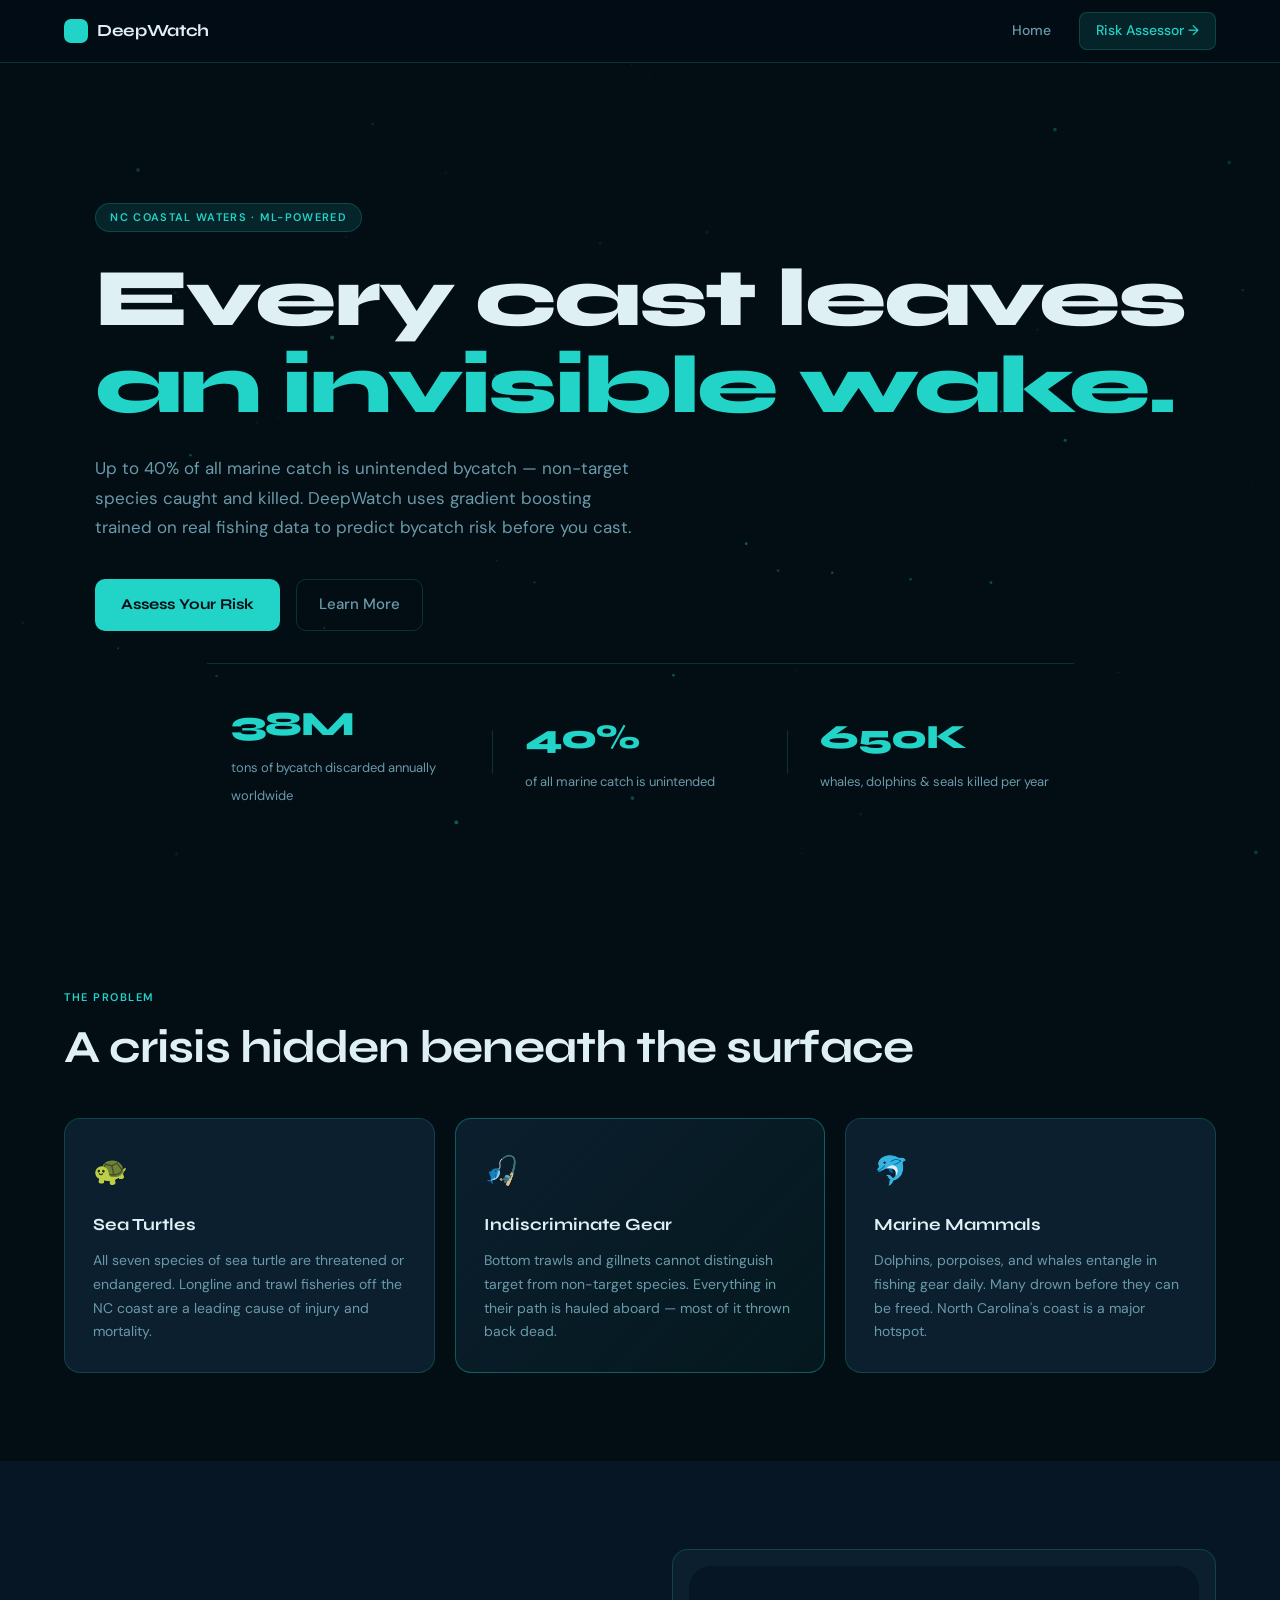
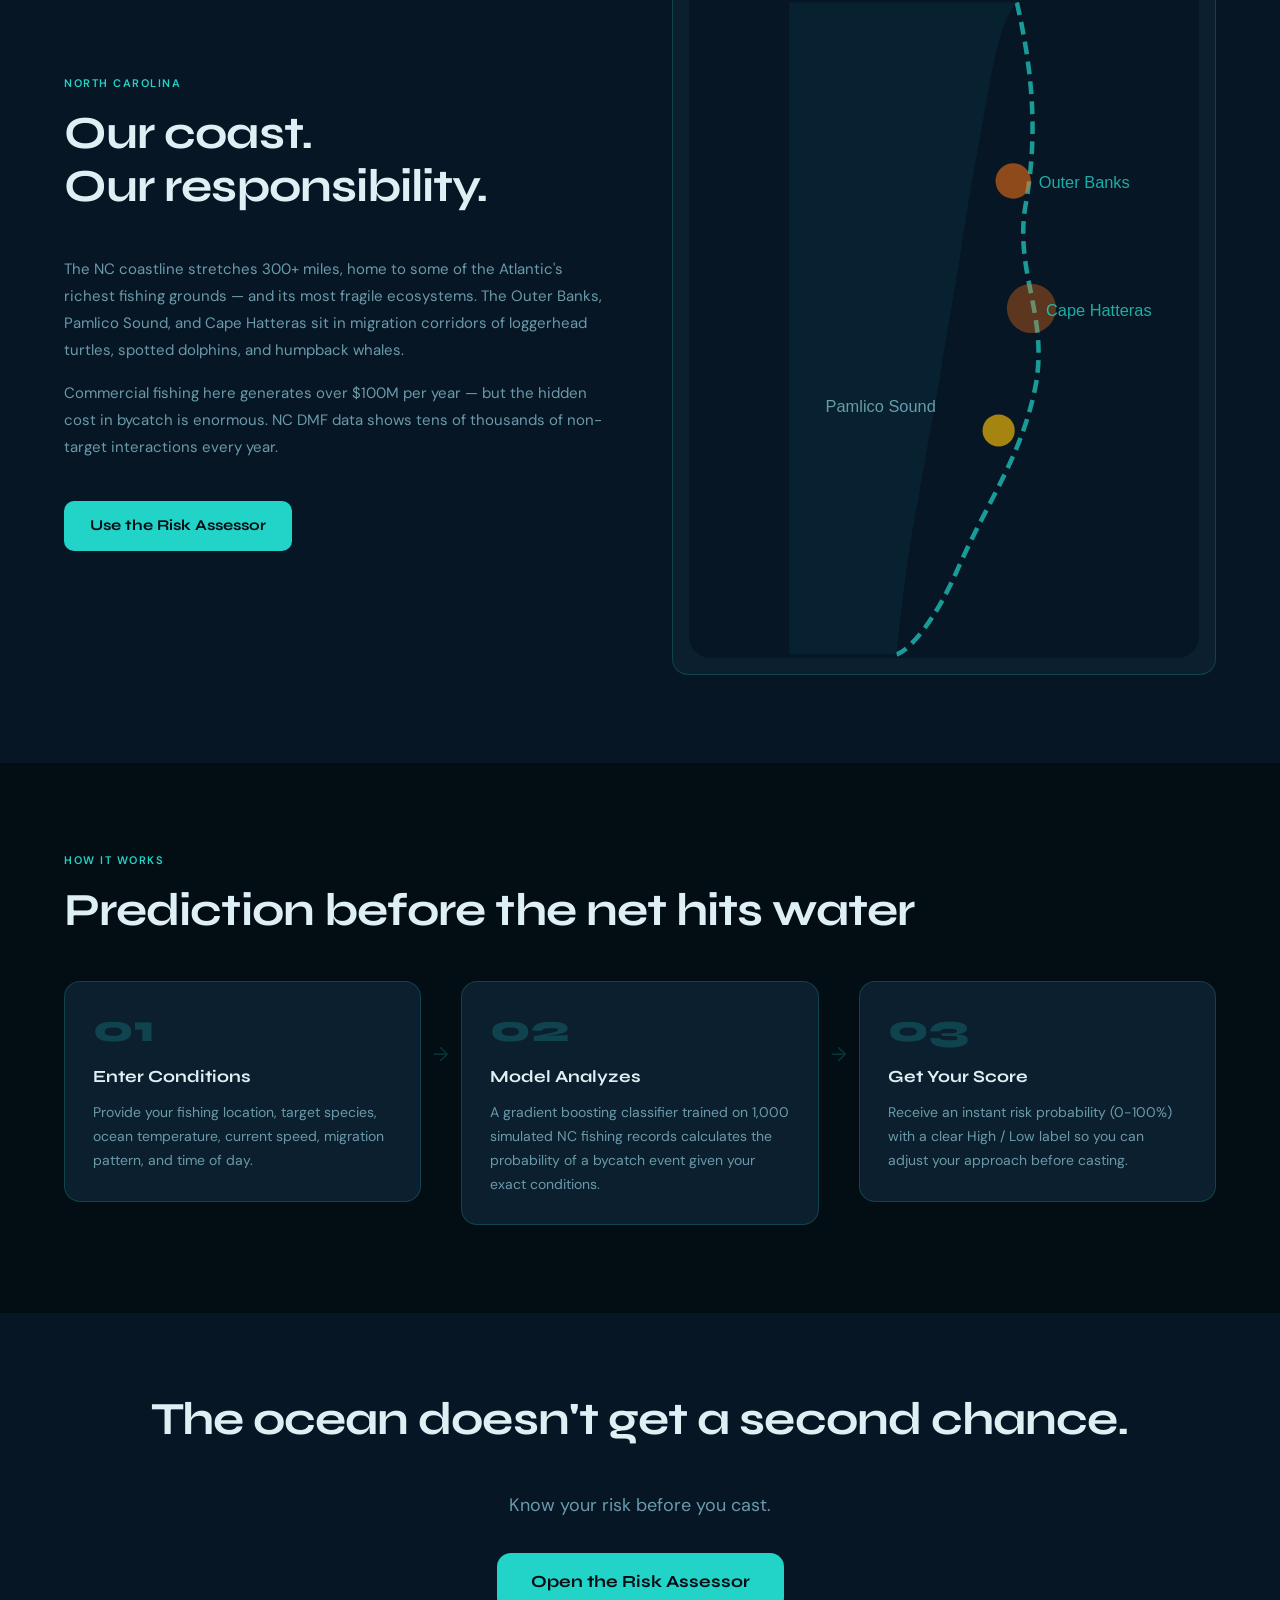
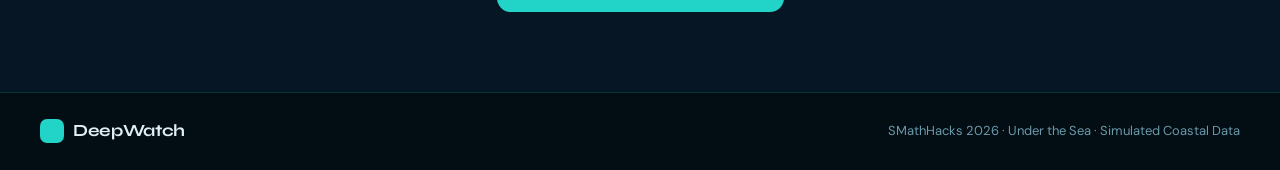
<file: static/home.html>
<!DOCTYPE html>
<html lang="en">
<head>
<meta charset="UTF-8">
<meta name="viewport" content="width=device-width, initial-scale=1.0">
<title>DeepWatch — Bycatch Risk Intelligence</title>
<link rel="preconnect" href="https://fonts.googleapis.com">
<link href="https://fonts.googleapis.com/css2?family=Syne:wght@400;600;700;800&family=DM+Sans:wght@300;400;500&display=swap" rel="stylesheet">
<style>
:root {
  --aqua:    #22d3c8;
  --aqua-lo: rgba(34,211,200,0.12);
  --aqua-bd: rgba(34,211,200,0.2);
  --deep:    #030d14;
  --mid:     #071624;
  --card:    #0b1f2e;
  --text:    #dff0f5;
  --muted:   #6a9aaa;
  --danger:  #f97316;
  --fh: 'Syne', sans-serif;
  --fb: 'DM Sans', sans-serif;
}
*, *::before, *::after { box-sizing:border-box; margin:0; padding:0; }
html { scroll-behavior:smooth; }
body { font-family:var(--fb); background:var(--deep); color:var(--text); line-height:1.7; overflow-x:hidden; }
a { color:inherit; text-decoration:none; }

/* Nav */
nav {
  position:fixed; top:0; left:0; right:0; z-index:100;
  background:rgba(3,13,20,.9); backdrop-filter:blur(14px);
  border-bottom:1px solid var(--aqua-bd);
}
.nav-inner {
  max-width:1200px; margin:0 auto; padding:0 1.5rem;
  display:flex; align-items:center; justify-content:space-between; height:62px;
}
.logo { display:flex; align-items:center; gap:9px; font-family:var(--fh); font-size:17px; font-weight:700; letter-spacing:-.02em; }
.logo-dot { width:24px; height:24px; border-radius:7px; background:var(--aqua); flex-shrink:0; }
.nav-links { display:flex; align-items:center; gap:1.75rem; }
.nav-links a { font-size:14px; font-weight:500; color:var(--muted); transition:color .2s; }
.nav-links a:hover { color:var(--text); }
.btn-nav {
  background:var(--aqua-lo); color:var(--aqua) !important;
  border:1px solid var(--aqua-bd); padding:6px 16px; border-radius:8px;
  transition:background .2s !important;
}
.btn-nav:hover { background:rgba(34,211,200,.2) !important; }

/* Hero */
.hero {
  min-height:100vh; display:flex; flex-direction:column;
  justify-content:center; padding-top:62px; position:relative; overflow:hidden;
}
canvas#bg { position:absolute; inset:0; width:100%; height:100%; pointer-events:none; }
.hero-inner { max-width:1200px; margin:0 auto; padding:5rem 1.5rem 2rem; position:relative; }
.hero-tag {
  display:inline-block; font-size:11px; font-weight:600; letter-spacing:.12em;
  text-transform:uppercase; color:var(--aqua); background:var(--aqua-lo);
  border:1px solid var(--aqua-bd); padding:4px 14px; border-radius:20px;
  margin-bottom:1.5rem; animation:fadeUp .7s ease both;
}
h1 {
  font-family:var(--fh); font-size:clamp(40px,7vw,82px); font-weight:800;
  line-height:1.06; letter-spacing:-.03em; margin-bottom:1.5rem;
  animation:fadeUp .7s ease .1s both;
}
.accent { color:var(--aqua); }
.hero-desc {
  font-size:17px; color:var(--muted); max-width:540px; line-height:1.75;
  margin-bottom:2.25rem; animation:fadeUp .7s ease .2s both;
}
.hero-btns { display:flex; gap:1rem; flex-wrap:wrap; animation:fadeUp .7s ease .3s both; }
.btn-primary {
  display:inline-flex; align-items:center; background:var(--aqua); color:#030d14;
  font-family:var(--fh); font-size:15px; font-weight:700; padding:12px 26px;
  border-radius:10px; transition:filter .2s, transform .15s;
}
.btn-primary:hover { filter:brightness(1.1); transform:translateY(-1px); }
.btn-primary.lg { font-size:17px; padding:15px 34px; border-radius:14px; }
.btn-ghost {
  display:inline-flex; align-items:center; font-size:15px; font-weight:500;
  color:var(--muted); padding:12px 22px; border:1px solid var(--aqua-bd);
  border-radius:10px; transition:color .2s, border-color .2s;
}
.btn-ghost:hover { color:var(--aqua); border-color:rgba(34,211,200,.4); }

/* Stats strip */
.hero-stats {
  max-width:1200px; margin:0 auto; padding:2rem 1.5rem;
  display:flex; gap:2rem; flex-wrap:wrap; align-items:center;
  border-top:1px solid var(--aqua-bd); position:relative;
  animation:fadeUp .7s ease .4s both;
}
.stat { flex:1; min-width:140px; }
.stat-n { display:block; font-family:var(--fh); font-size:34px; font-weight:800; color:var(--aqua); letter-spacing:-.03em; }
.stat-l { font-size:13px; color:var(--muted); line-height:1.4; }
.stat-sep { width:1px; height:44px; background:var(--aqua-bd); }

/* Sections */
.section { padding:0; }
.section-dark { background:var(--mid); }
.section-inner { max-width:1200px; margin:0 auto; padding:5.5rem 1.5rem; }
.eyebrow { font-size:11px; font-weight:600; letter-spacing:.14em; text-transform:uppercase; color:var(--aqua); margin-bottom:.9rem; }
h2 { font-family:var(--fh); font-size:clamp(26px,4vw,46px); font-weight:700; letter-spacing:-.02em; line-height:1.15; margin-bottom:2.75rem; }

/* Cards */
.cards3 { display:grid; grid-template-columns:repeat(3,1fr); gap:1.25rem; }
.card {
  background:var(--card); border:1px solid var(--aqua-bd); border-radius:16px;
  padding:1.75rem; transition:border-color .2s, transform .2s;
}
.card:hover { border-color:rgba(34,211,200,.4); transform:translateY(-3px); }
.card.featured { border-color:rgba(34,211,200,.35); background:linear-gradient(135deg,var(--card),rgba(34,211,200,.06)); }
.card-icon { font-size:28px; margin-bottom:1rem; }
.card h3 { font-family:var(--fh); font-size:17px; font-weight:700; margin-bottom:.6rem; }
.card p  { font-size:14px; color:var(--muted); line-height:1.7; }

/* Split */
.split { display:grid; grid-template-columns:1fr 1fr; gap:4rem; align-items:center; }
.split-text p { font-size:15px; color:var(--muted); line-height:1.8; margin-bottom:1rem; }
.map-card { background:var(--card); border:1px solid var(--aqua-bd); border-radius:16px; overflow:hidden; padding:1rem; }
.map-card svg { width:100%; height:auto; display:block; }

/* Steps */
.steps { display:flex; align-items:flex-start; gap:.75rem; }
.step { flex:1; background:var(--card); border:1px solid var(--aqua-bd); border-radius:16px; padding:1.75rem; }
.step-num { font-family:var(--fh); font-size:38px; font-weight:800; color:var(--aqua); opacity:.2; line-height:1; margin-bottom:.9rem; }
.step h3  { font-family:var(--fh); font-size:17px; font-weight:700; margin-bottom:.6rem; }
.step p   { font-size:14px; color:var(--muted); line-height:1.7; }
.step-arrow { padding-top:3.5rem; font-size:20px; color:var(--aqua-bd); flex-shrink:0; }

/* CTA */
.cta-inner { text-align:center; padding-top:5rem; padding-bottom:5rem; }
.cta-inner p { color:var(--muted); font-size:18px; margin-bottom:2rem; }

/* Footer */
footer { border-top:1px solid var(--aqua-bd); padding:1.5rem; background:var(--deep); }
.footer-inner { max-width:1200px; margin:0 auto; display:flex; align-items:center; justify-content:space-between; }
.footer-note { font-size:13px; color:var(--muted); }

/* Reveal */
.reveal { opacity:0; transform:translateY(28px); transition:opacity .65s ease, transform .65s ease; }
.reveal.on { opacity:1; transform:translateY(0); }

@keyframes fadeUp { from{opacity:0;transform:translateY(22px)} to{opacity:1;transform:translateY(0)} }

@media(max-width:960px) {
  .cards3 { grid-template-columns:1fr; }
  .split  { grid-template-columns:1fr; }
  .steps  { flex-direction:column; }
  .step-arrow { padding-top:0; }
  .hero-stats { flex-direction:column; gap:1rem; }
  .stat-sep { display:none; }
}
</style>
</head>
<body>

<nav>
  <div class="nav-inner">
    <a href="/" class="logo"><span class="logo-dot"></span>DeepWatch</a>
    <div class="nav-links">
      <a href="/">Home</a>
      <a href="/assessor" class="btn-nav">Risk Assessor →</a>
    </div>
  </div>
</nav>

<section class="hero">
  <canvas id="bg"></canvas>
  <div class="hero-inner">
    <div class="hero-tag">NC Coastal Waters · ML-Powered</div>
    <h1>Every cast leaves<br><span class="accent">an invisible wake.</span></h1>
    <p class="hero-desc">Up to 40% of all marine catch is unintended bycatch — non-target species caught and killed. DeepWatch uses gradient boosting trained on real fishing data to predict bycatch risk before you cast.</p>
    <div class="hero-btns">
      <a href="/assessor" class="btn-primary">Assess Your Risk</a>
      <a href="#problem" class="btn-ghost">Learn More</a>
    </div>
  </div>
  <div class="hero-stats">
    <div class="stat"><span class="stat-n">38M</span><span class="stat-l">tons of bycatch discarded annually worldwide</span></div>
    <div class="stat-sep"></div>
    <div class="stat"><span class="stat-n">40%</span><span class="stat-l">of all marine catch is unintended</span></div>
    <div class="stat-sep"></div>
    <div class="stat"><span class="stat-n">650K</span><span class="stat-l">whales, dolphins &amp; seals killed per year</span></div>
  </div>
</section>

<section class="section" id="problem">
  <div class="section-inner">
    <div class="eyebrow">The Problem</div>
    <h2>A crisis hidden beneath the surface</h2>
    <div class="cards3">
      <div class="card reveal">
        <div class="card-icon">🐢</div>
        <h3>Sea Turtles</h3>
        <p>All seven species of sea turtle are threatened or endangered. Longline and trawl fisheries off the NC coast are a leading cause of injury and mortality.</p>
      </div>
      <div class="card featured reveal">
        <div class="card-icon">🎣</div>
        <h3>Indiscriminate Gear</h3>
        <p>Bottom trawls and gillnets cannot distinguish target from non-target species. Everything in their path is hauled aboard — most of it thrown back dead.</p>
      </div>
      <div class="card reveal">
        <div class="card-icon">🐬</div>
        <h3>Marine Mammals</h3>
        <p>Dolphins, porpoises, and whales entangle in fishing gear daily. Many drown before they can be freed. North Carolina's coast is a major hotspot.</p>
      </div>
    </div>
  </div>
</section>

<section class="section section-dark">
  <div class="section-inner split">
    <div class="split-text reveal">
      <div class="eyebrow">North Carolina</div>
      <h2>Our coast.<br>Our responsibility.</h2>
      <p>The NC coastline stretches 300+ miles, home to some of the Atlantic's richest fishing grounds — and its most fragile ecosystems. The Outer Banks, Pamlico Sound, and Cape Hatteras sit in migration corridors of loggerhead turtles, spotted dolphins, and humpback whales.</p>
      <p>Commercial fishing here generates over $100M per year — but the hidden cost in bycatch is enormous. NC DMF data shows tens of thousands of non-target interactions every year.</p>
      <a href="/assessor" class="btn-primary" style="display:inline-block;margin-top:1.5rem;">Use the Risk Assessor</a>
    </div>
    <div class="reveal">
      <div class="map-card">
        <svg viewBox="0 0 280 380" fill="none" xmlns="http://www.w3.org/2000/svg">
          <rect width="280" height="380" fill="#071624" rx="12"/>
          <path d="M180,20 C188,55 192,90 185,130 C178,168 198,192 190,232 C182,270 165,292 148,330 C136,358 122,375 114,378" stroke="#22d3c8" stroke-width="2.5" stroke-dasharray="7,4" fill="none" opacity="0.7"/>
          <path d="M180,20 C172,28 168,48 163,76 C158,104 154,124 150,152 C146,178 142,198 138,224 C134,248 130,268 126,292 C122,312 118,338 114,378 L55,378 L55,20 Z" fill="#0a2d3d" opacity="0.5"/>
          <circle cx="178" cy="118" r="7" fill="#f97316" opacity="0.9"><animate attributeName="r" values="7;11;7" dur="2.5s" repeatCount="indefinite"/><animate attributeName="opacity" values="0.9;0.4;0.9" dur="2.5s" repeatCount="indefinite"/></circle>
          <circle cx="188" cy="188" r="9" fill="#f97316" opacity="0.8"><animate attributeName="r" values="9;14;9" dur="3s" repeatCount="indefinite"/><animate attributeName="opacity" values="0.8;0.3;0.8" dur="3s" repeatCount="indefinite"/></circle>
          <circle cx="170" cy="255" r="6" fill="#eab308" opacity="0.7"><animate attributeName="r" values="6;9;6" dur="3.5s" repeatCount="indefinite"/></circle>
          <text x="192" y="122" fill="#22d3c8" font-size="9" font-family="sans-serif" opacity="0.8">Outer Banks</text>
          <text x="196" y="192" fill="#22d3c8" font-size="9" font-family="sans-serif" opacity="0.8">Cape Hatteras</text>
          <text x="75"  y="245" fill="#6a9aaa" font-size="9" font-family="sans-serif">Pamlico Sound</text>
        </svg>
      </div>
    </div>
  </div>
</section>

<section class="section">
  <div class="section-inner">
    <div class="eyebrow">How It Works</div>
    <h2>Prediction before the net hits water</h2>
    <div class="steps reveal">
      <div class="step">
        <div class="step-num">01</div>
        <h3>Enter Conditions</h3>
        <p>Provide your fishing location, target species, ocean temperature, current speed, migration pattern, and time of day.</p>
      </div>
      <div class="step-arrow">→</div>
      <div class="step">
        <div class="step-num">02</div>
        <h3>Model Analyzes</h3>
        <p>A gradient boosting classifier trained on 1,000 simulated NC fishing records calculates the probability of a bycatch event given your exact conditions.</p>
      </div>
      <div class="step-arrow">→</div>
      <div class="step">
        <div class="step-num">03</div>
        <h3>Get Your Score</h3>
        <p>Receive an instant risk probability (0-100%) with a clear High / Low label so you can adjust your approach before casting.</p>
      </div>
    </div>
  </div>
</section>

<section class="section section-dark">
  <div class="section-inner cta-inner">
    <h2>The ocean doesn't get a second chance.</h2>
    <p>Know your risk before you cast.</p>
    <a href="/assessor" class="btn-primary lg">Open the Risk Assessor</a>
  </div>
</section>

<footer>
  <div class="footer-inner">
    <span class="logo"><span class="logo-dot"></span>DeepWatch</span>
    <span class="footer-note">SMathHacks 2026 · Under the Sea · Simulated Coastal Data</span>
  </div>
</footer>

<script>
// Particle canvas
const canvas = document.getElementById('bg');
const ctx = canvas.getContext('2d');
let W, H, pts = [];
function resize() { W = canvas.width = canvas.offsetWidth; H = canvas.height = canvas.offsetHeight; }
function init() { pts = Array.from({length:70}, () => ({ x:Math.random()*W, y:Math.random()*H, r:Math.random()*1.8+.3, vx:(Math.random()-.5)*.25, vy:(Math.random()-.5)*.12-.04, a:Math.random() })); }
function draw() {
  ctx.clearRect(0,0,W,H);
  pts.forEach(p => {
    ctx.beginPath(); ctx.arc(p.x,p.y,p.r,0,Math.PI*2);
    ctx.fillStyle=`rgba(34,211,200,${p.a*.45})`; ctx.fill();
    p.x+=p.vx; p.y+=p.vy;
    p.a+=(Math.random()-.5)*.015; p.a=Math.max(.05,Math.min(.9,p.a));
    if(p.x<-10)p.x=W+10; if(p.x>W+10)p.x=-10;
    if(p.y<-10)p.y=H+10; if(p.y>H+10)p.y=-10;
  });
  requestAnimationFrame(draw);
}
resize(); init(); draw();
window.addEventListener('resize',()=>{resize();init();});

// Scroll reveal
const ro = new IntersectionObserver(entries => {
  entries.forEach(e => { if(e.isIntersecting) e.target.classList.add('on'); });
}, {threshold:0.12});
document.querySelectorAll('.reveal').forEach(el => ro.observe(el));
</script>
</body>
</html>
</file>
